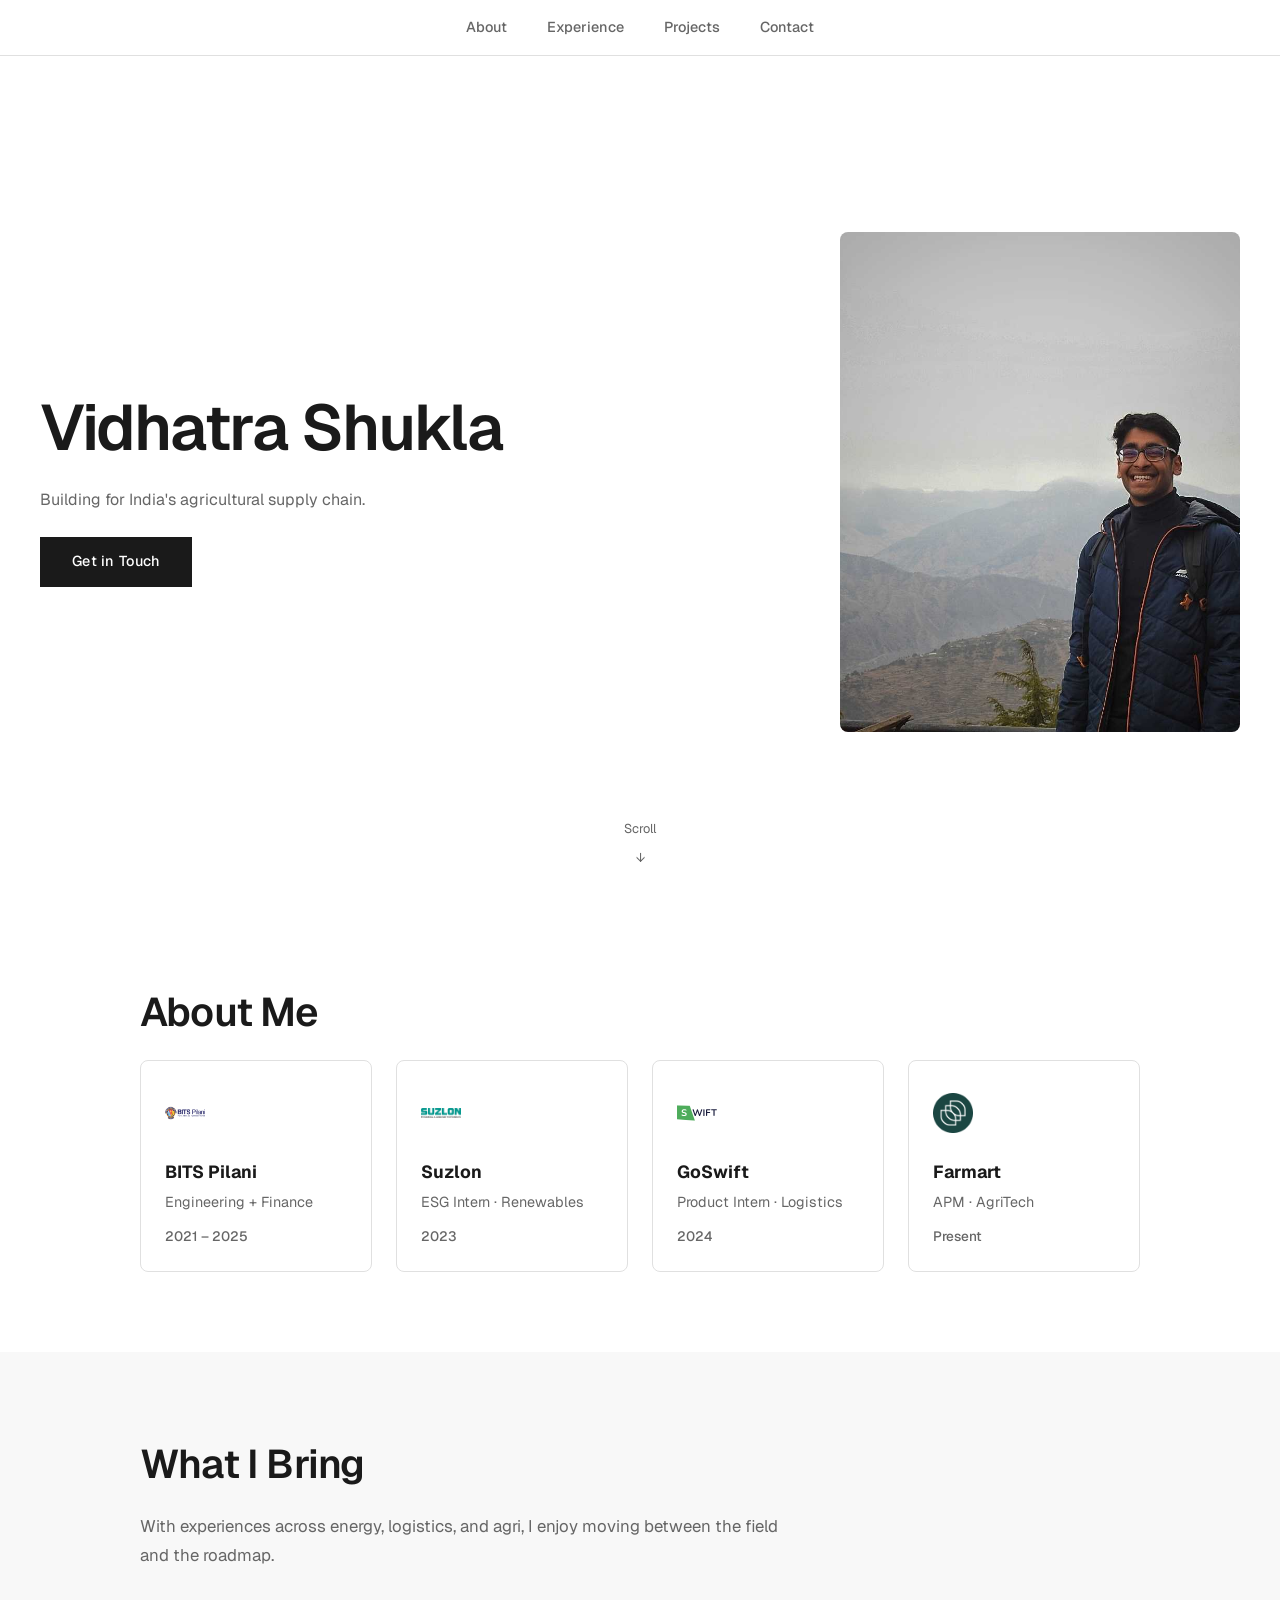
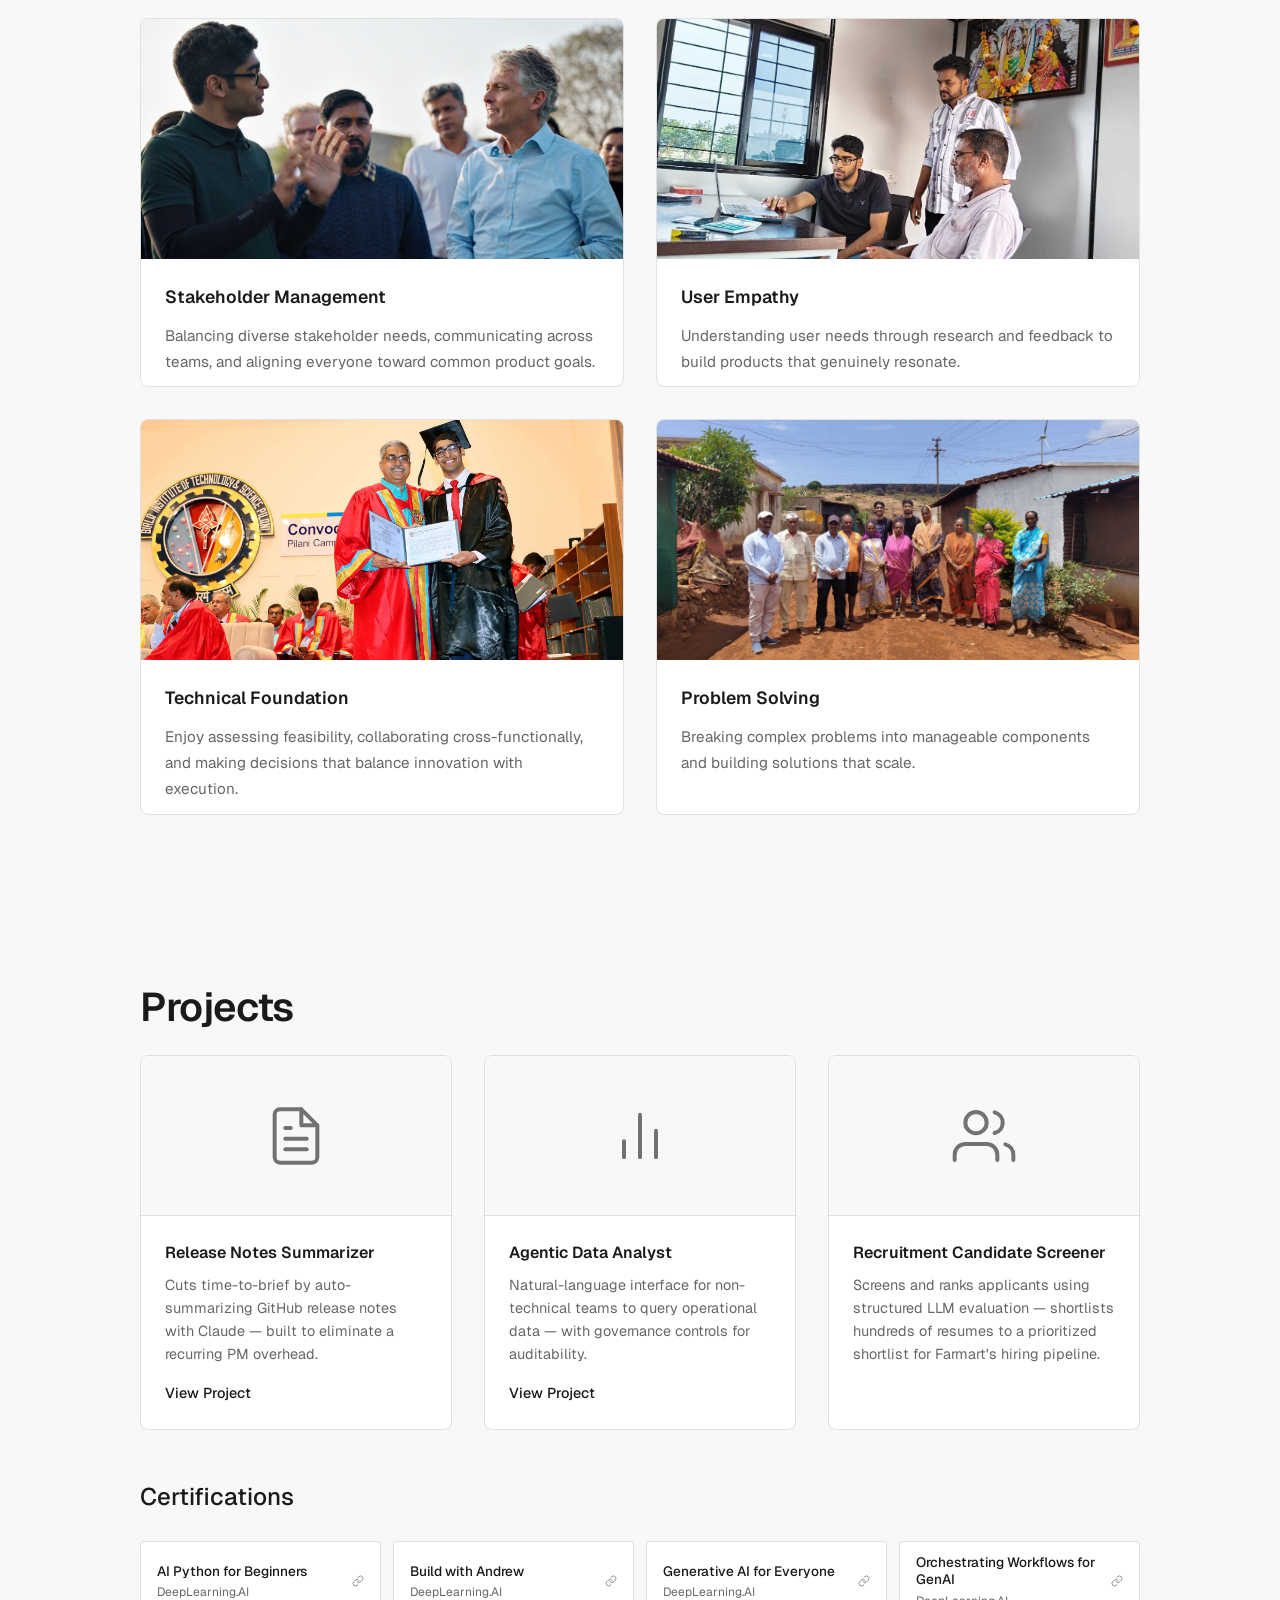
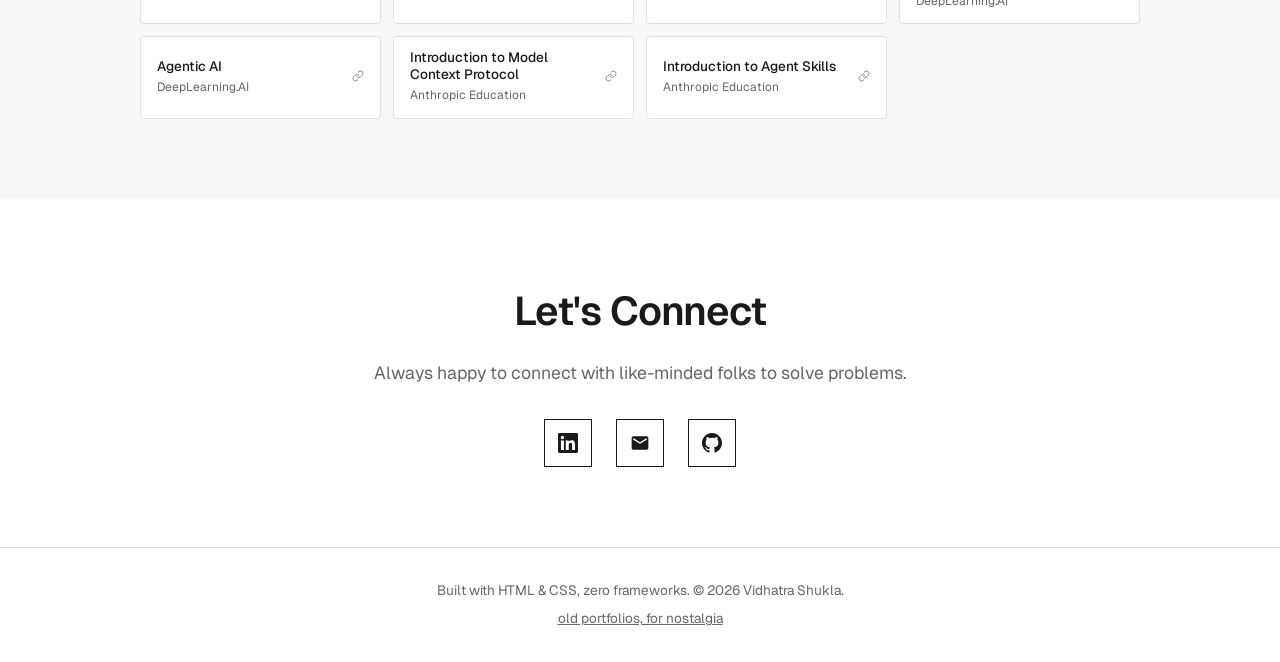
<file: index.html>
<!DOCTYPE html>
<html lang="en">
<head>
    <meta charset="UTF-8">
    <meta name="viewport" content="width=device-width, initial-scale=1.0">
    <title>Vidhatra Shukla</title>
    <meta name="description" content="Vidhatra Shukla — APM at FarMart. Building AI tools for India's agricultural supply chain.">
    <meta property="og:title" content="Vidhatra Shukla">
    <meta property="og:description" content="Building for India's agricultural supply chain.">
    <meta property="og:image" content="assets/images/vidhatra.jpg">
    <meta property="og:type" content="website">
    <link rel="icon" href="data:image/svg+xml,<svg xmlns='http://www.w3.org/2000/svg' viewBox='0 0 100 100'><text y='.9em' font-size='90' font-family='sans-serif'>V</text></svg>">
    <link rel="stylesheet" href="style.css">
    <link rel="preconnect" href="https://fonts.googleapis.com">
    <link rel="preconnect" href="https://fonts.gstatic.com" crossorigin>
    <link href="https://fonts.googleapis.com/css2?family=Geist:wght@300;400;500;600&display=swap" rel="stylesheet">
</head>
<body>
    <nav class="navbar">
        <div class="nav-links">
            <a href="#about">About</a>
            <a href="#experience">Experience</a>
            <a href="#projects">Projects</a>
            <a href="#contact">Contact</a>
        </div>
    </nav>

    <section id="hero" class="hero">
        <div class="hero-content">
            <div class="hero-text">
                <h1>Vidhatra Shukla</h1>
                <p class="tagline-sub">Building for India's agricultural supply chain.</p>
                <a href="#contact" class="cta-button">Get in Touch</a>
            </div>
            <div class="hero-image">
                <img src="assets/images/vidhatra.jpg" alt="Vidhatra Shukla">
            </div>
        </div>
        <div class="scroll-indicator">
            <span>Scroll</span>
            <div class="arrow">↓</div>
        </div>
    </section>

    <section id="about" class="section">
        <div class="container">
            <h2 class="section-title">About Me</h2>
            <div class="about-cards-horizontal">
                <div class="highlight-card">
                    <div class="card-logo">
                        <a href="https://www.bits-pilani.ac.in" target="_blank"><img src="assets/images/logos/bits-pilani.png" alt="BITS Pilani"></a>
                    </div>
                    <h3>BITS Pilani</h3>
                    <span class="card-role">Engineering + Finance</span>
                    <span class="year">2021 – 2025</span>
                </div>
                <div class="highlight-card">
                    <div class="card-logo">
                        <a href="https://www.suzlon.com" target="_blank"><img src="assets/images/logos/suzlon.png" alt="Suzlon"></a>
                    </div>
                    <h3>Suzlon</h3>
                    <span class="card-role">ESG Intern · Renewables</span>
                    <span class="year">2023</span>
                </div>
                <div class="highlight-card">
                    <div class="card-logo">
                        <a href="https://goswift.in" target="_blank"><img src="assets/images/logos/goswift.svg" alt="GoSwift"></a>
                    </div>
                    <h3>GoSwift</h3>
                    <span class="card-role">Product Intern · Logistics</span>
                    <span class="year">2024</span>
                </div>
                <div class="highlight-card">
                    <div class="card-logo">
                        <a href="https://farmart.co" target="_blank"><img src="assets/images/logos/farmart.png" alt="Farmart"></a>
                    </div>
                    <h3>Farmart</h3>
                    <span class="card-role">APM · AgriTech</span>
                    <span class="year">Present</span>
                </div>
            </div>
        </div>
    </section>

    <section id="experience" class="section bg-light">
        <div class="container">
            <h2 class="section-title">What I Bring</h2>
            <p class="section-subtitle">With experiences across energy, logistics, and agri, I enjoy moving between the field and the roadmap.</p>
            <div class="expertise-grid">
                <div class="expertise-card">
                    <div class="expertise-image">
                        <img src="assets/images/stakeholder-management.png" alt="Stakeholder Management" loading="lazy">
                    </div>
                    <h3>Stakeholder Management</h3>
                    <p>Balancing diverse stakeholder needs, communicating across teams, and aligning everyone toward common product goals.</p>
                </div>
                <div class="expertise-card">
                    <div class="expertise-image expertise-image-crop-top">
                        <img src="assets/images/user-empathy.jpg" alt="User Empathy" loading="lazy">
                    </div>
                    <h3>User Empathy</h3>
                    <p>Understanding user needs through research and feedback to build products that genuinely resonate.</p>
                </div>
                <div class="expertise-card">
                    <div class="expertise-image">
                        <img src="assets/images/technical-foundation.jpg" alt="Technical Foundation" loading="lazy">
                    </div>
                    <h3>Technical Foundation</h3>
                    <p>Enjoy assessing feasibility, collaborating cross-functionally, and making decisions that balance innovation with execution.</p>
                </div>
                <div class="expertise-card">
                    <div class="expertise-image expertise-image-crop-top">
                        <img src="assets/images/problem-solving.jpg" alt="Problem Solving" loading="lazy">
                    </div>
                    <h3>Problem Solving</h3>
                    <p>Breaking complex problems into manageable components and building solutions that scale.</p>
                </div>
            </div>
        </div>
    </section>

    <section id="projects" class="section bg-light">
        <div class="container">
            <h2 class="section-title">Projects</h2>
            <div class="projects-grid">
                <div class="project-card">
                    <div class="project-image project-icon-container">
                        <svg class="project-icon" xmlns="http://www.w3.org/2000/svg" viewBox="0 0 24 24" fill="none" stroke="currentColor" stroke-width="1.5" stroke-linecap="round" stroke-linejoin="round">
                            <path d="M14 2H6a2 2 0 0 0-2 2v16a2 2 0 0 0 2 2h12a2 2 0 0 0 2-2V8z"></path>
                            <polyline points="14 2 14 8 20 8"></polyline>
                            <line x1="16" y1="13" x2="8" y2="13"></line>
                            <line x1="16" y1="17" x2="8" y2="17"></line>
                            <line x1="10" y1="9" x2="8" y2="9"></line>
                        </svg>
                    </div>
                    <div class="project-content">
                        <h3>Release Notes Summarizer</h3>
                        <p>Cuts time-to-brief by auto-summarizing GitHub release notes with Claude — built to eliminate a recurring PM overhead.</p>
                        <a href="https://vidhatrashukla.github.io/release-notes-summarizer/" target="_blank" class="project-link">View Project</a>
                    </div>
                </div>
                <div class="project-card">
                    <div class="project-image project-icon-container">
                        <svg class="project-icon" xmlns="http://www.w3.org/2000/svg" viewBox="0 0 24 24" fill="none" stroke="currentColor" stroke-width="1.5" stroke-linecap="round" stroke-linejoin="round">
                            <line x1="18" y1="20" x2="18" y2="10"></line>
                            <line x1="12" y1="20" x2="12" y2="4"></line>
                            <line x1="6" y1="20" x2="6" y2="14"></line>
                        </svg>
                    </div>
                    <div class="project-content">
                        <h3>Agentic Data Analyst</h3>
                        <p>Natural-language interface for non-technical teams to query operational data — with governance controls for auditability.</p>
                        <a href="https://github.com/vidhatrashukla/sc-agent-governance" target="_blank" class="project-link">View Project</a>
                    </div>
                </div>
                <div class="project-card">
                    <div class="project-image project-icon-container">
                        <svg class="project-icon" xmlns="http://www.w3.org/2000/svg" viewBox="0 0 24 24" fill="none" stroke="currentColor" stroke-width="1.5" stroke-linecap="round" stroke-linejoin="round">
                            <path d="M17 21v-2a4 4 0 0 0-4-4H5a4 4 0 0 0-4 4v2"></path>
                            <circle cx="9" cy="7" r="4"></circle>
                            <path d="M23 21v-2a4 4 0 0 0-3-3.87"></path>
                            <path d="M16 3.13a4 4 0 0 1 0 7.75"></path>
                        </svg>
                    </div>
                    <div class="project-content">
                        <h3>Recruitment Candidate Screener</h3>
                        <p>Screens and ranks applicants using structured LLM evaluation — shortlists hundreds of resumes to a prioritized shortlist for Farmart's hiring pipeline.</p>
                    </div>
                </div>
            </div>
            
            <h3 class="subsection-title">Certifications</h3>
            <div class="cert-grid" id="cert-track">
            </div>
        </div>
    </section>

    <section id="contact" class="section">
        <div class="container">
            <h2 class="section-title">Let's Connect</h2>
            <p class="contact-text"> Always happy to connect with like-minded folks to solve problems.</p>
            <div class="contact-links">
                <a href="https://www.linkedin.com/in/vidhatra-shukla/" target="_blank" class="contact-link" aria-label="LinkedIn">
                    <svg xmlns="http://www.w3.org/2000/svg" viewBox="0 0 24 24" fill="currentColor" width="18" height="18">
                        <path d="M20.447 20.452h-3.554v-5.569c0-1.328-.027-3.037-1.852-3.037-1.853 0-2.136 1.445-2.136 2.939v5.667H9.351V9h3.414v1.561h.046c.477-.9 1.637-1.85 3.37-1.85 3.601 0 4.267 2.37 4.267 5.455v6.286zM5.337 7.433a2.062 2.062 0 0 1-2.063-2.065 2.064 2.064 0 1 1 2.063 2.065zm1.782 13.019H3.555V9h3.564v11.452zM22.225 0H1.771C.792 0 0 .774 0 1.729v20.542C0 23.227.792 24 1.771 24h20.451C23.2 24 24 23.227 24 22.271V1.729C24 .774 23.2 0 22.222 0h.003z"/>
                    </svg>
                </a>
                <a href="mailto:shuklavidhatra@gmail.com" class="contact-link" aria-label="Email">
                    <svg xmlns="http://www.w3.org/2000/svg" viewBox="0 0 24 24" fill="currentColor" width="18" height="18">
                        <path d="M20 4H4c-1.1 0-2 .9-2 2v12c0 1.1.9 2 2 2h16c1.1 0 2-.9 2-2V6c0-1.1-.9-2-2-2zm0 4-8 5-8-5V6l8 5 8-5v2z"/>
                    </svg>
                </a>
                <a href="https://github.com/vidhatrashukla" target="_blank" class="contact-link" aria-label="GitHub">
                    <svg xmlns="http://www.w3.org/2000/svg" viewBox="0 0 24 24" fill="currentColor" width="18" height="18">
                        <path d="M12 0C5.374 0 0 5.373 0 12c0 5.302 3.438 9.8 8.207 11.387.599.111.793-.261.793-.577v-2.234c-3.338.726-4.033-1.416-4.033-1.416-.546-1.387-1.333-1.756-1.333-1.756-1.089-.745.083-.729.083-.729 1.205.084 1.839 1.237 1.839 1.237 1.07 1.834 2.807 1.304 3.492.997.107-.775.418-1.305.762-1.604-2.665-.305-5.467-1.334-5.467-5.931 0-1.311.469-2.381 1.236-3.221-.124-.303-.535-1.524.117-3.176 0 0 1.008-.322 3.301 1.23A11.509 11.509 0 0 1 12 5.803c1.02.005 2.047.138 3.006.404 2.291-1.552 3.297-1.23 3.297-1.23.653 1.653.242 2.874.118 3.176.77.84 1.235 1.911 1.235 3.221 0 4.609-2.807 5.624-5.479 5.921.43.372.823 1.102.823 2.222v3.293c0 .319.192.694.801.576C20.566 21.797 24 17.3 24 12c0-6.627-5.373-12-12-12z"/>
                    </svg>
                </a>
            </div>
        </div>
    </section>

    <footer>
        <p>Built with HTML & CSS, zero frameworks. © 2026 Vidhatra Shukla.</p>
        <p><a href="old-portfolios/">old portfolios, for nostalgia</a></p>
    </footer>

    <script>
        const certificates = [
            {
                name: "AI Python for Beginners",
                issuer: "DeepLearning.AI",
                url: "https://learn.deeplearning.ai/certificates/f1d10d24-60fe-483f-9458-3c5ec7ff9267"
            },
            {
                name: "Build with Andrew",
                issuer: "DeepLearning.AI",
                url: "https://learn.deeplearning.ai/certificates/afe0426d-9664-447a-a521-d46106114b89"
            },
            {
                name: "Generative AI for Everyone",
                issuer: "DeepLearning.AI",
                url: "https://learn.deeplearning.ai/courses/generative-ai-for-everyone"
            },
            {
                name: "Orchestrating Workflows for GenAI",
                issuer: "DeepLearning.AI",
                url: "https://learn.deeplearning.ai/courses/orchestrating-workflows-for-genai-applications"
            },
            {
                name: "Agentic AI",
                issuer: "DeepLearning.AI",
                url: "https://learn.deeplearning.ai/certificates/3992ab49-16ca-4ea5-9dc4-3c523a667b26"
            },
            {
                name: "Introduction to Model Context Protocol",
                issuer: "Anthropic Education",
                url: "https://verify.skilljar.com/c/urigvegys472"
            },
            {
                name: "Introduction to Agent Skills",
                issuer: "Anthropic Education",
                url: "https://verify.skilljar.com/c/2gvfymd46y36"
            }
        ];

        document.addEventListener('DOMContentLoaded', function() {
            document.querySelectorAll('a[href^="#"]').forEach(anchor => {
                anchor.addEventListener('click', function (e) {
                    e.preventDefault();
                    document.querySelector(this.getAttribute('href')).scrollIntoView({
                        behavior: 'smooth'
                    });
                });
            });

            const certGrid = document.getElementById('cert-track');
            if (certGrid) {
                certificates.forEach(cert => {
                    const certCard = document.createElement('a');
                    certCard.className = 'cert-card';
                    certCard.href = cert.url;
                    certCard.target = '_blank';
                    certCard.innerHTML = '<div class="cert-text"><h3>' + cert.name + '</h3><p>' + cert.issuer + '</p></div><span class="cert-icon"><svg xmlns="http://www.w3.org/2000/svg" width="12" height="12" viewBox="0 0 24 24" fill="none" stroke="currentColor" stroke-width="2" stroke-linecap="round" stroke-linejoin="round"><path d="M10 13a5 5 0 0 0 7.54.54l3-3a5 5 0 0 0-7.07-7.07l-1.72 1.71"></path><path d="M14 11a5 5 0 0 0-7.54-.54l-3 3a5 5 0 0 0 7.07 7.07l1.71-1.71"></path></svg></span>';
                    certGrid.appendChild(certCard);
                });
            }

            // Scroll-spy: highlight active nav link as user scrolls
            const sections = document.querySelectorAll('section[id]');
            const navLinks = document.querySelectorAll('.nav-links a[href^="#"]');
            const spyObserver = new IntersectionObserver((entries) => {
                entries.forEach(entry => {
                    if (entry.isIntersecting) {
                        const id = entry.target.getAttribute('id');
                        navLinks.forEach(link => {
                            link.classList.toggle('active', link.getAttribute('href') === '#' + id);
                        });
                    }
                });
            }, { rootMargin: '-65px 0px -55% 0px', threshold: 0 });
            sections.forEach(s => spyObserver.observe(s));
        });
    </script>
</body>
</html>
</file>
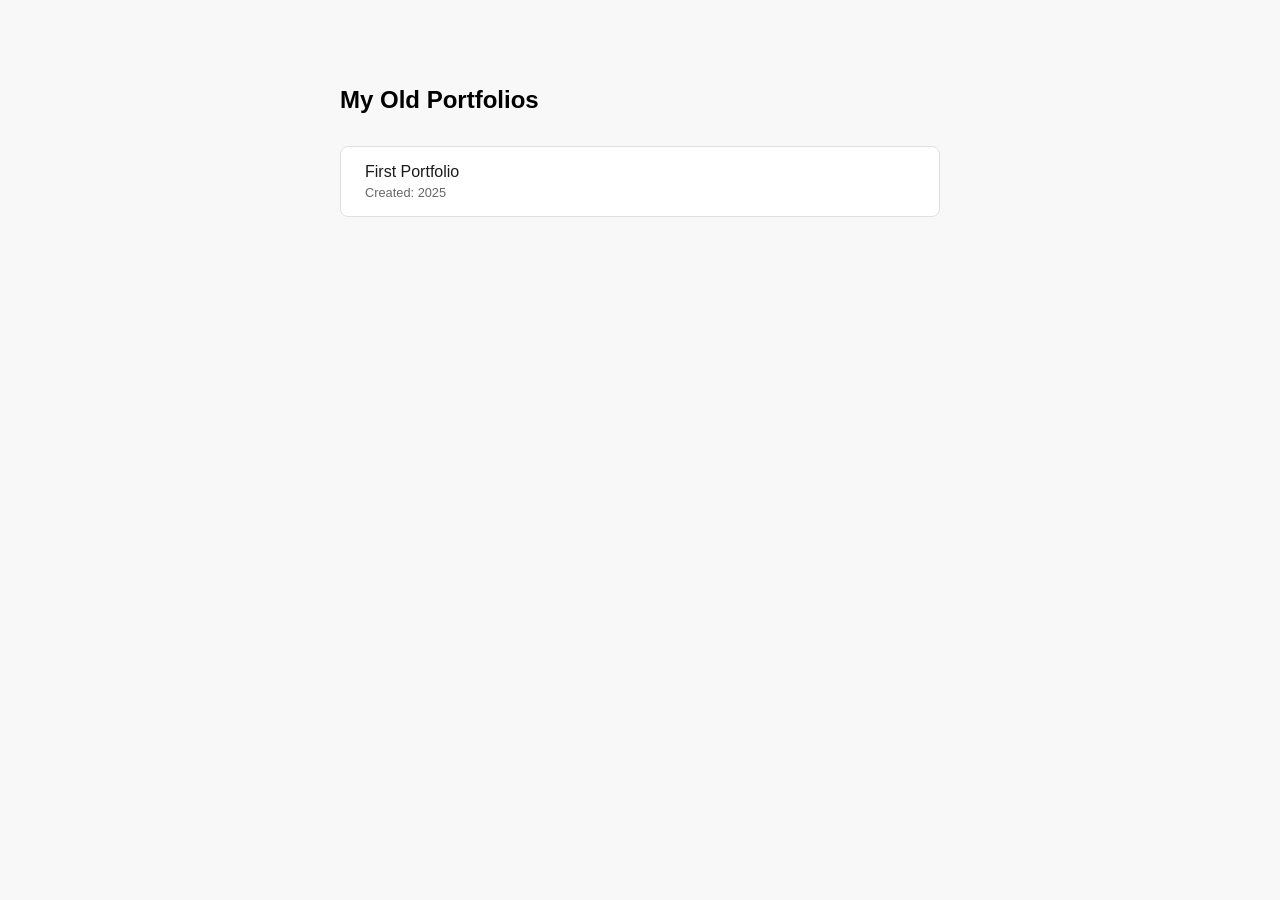
<file: old-portfolios/index.html>
<!DOCTYPE html>
<html lang="en">
<head>
    <meta charset="UTF-8">
    <meta name="viewport" content="width=device-width, initial-scale=1.0">
    <title>Old Portfolios | Vidhatra Shukla</title>
    <style>
        body {
            font-family: 'Inter', -apple-system, BlinkMacSystemFont, sans-serif;
            max-width: 600px;
            margin: 50px auto;
            padding: 20px;
            background: #f8f8f8;
        }
        h1 {
            font-size: 1.5rem;
            margin-bottom: 2rem;
        }
        .portfolio-list {
            list-style: none;
            padding: 0;
        }
        .portfolio-list li {
            margin-bottom: 1rem;
        }
        .portfolio-list a {
            display: block;
            padding: 1rem 1.5rem;
            background: white;
            border: 1px solid #e0e0e0;
            border-radius: 8px;
            text-decoration: none;
            color: #1a1a1a;
            transition: all 0.3s ease;
        }
        .portfolio-list a:hover {
            border-color: #1a1a1a;
            transform: translateY(-2px);
        }
        .portfolio-list .date {
            font-size: 0.8rem;
            color: #666;
            margin-top: 0.25rem;
        }
    </style>
</head>
<body>
    <h1>My Old Portfolios</h1>
    <ul class="portfolio-list">
        <li>
            <a href="first-portfolio/index.html">
                First Portfolio
                <div class="date">Created: 2025</div>
            </a>
        </li>
    </ul>
</body>
</html>
</file>
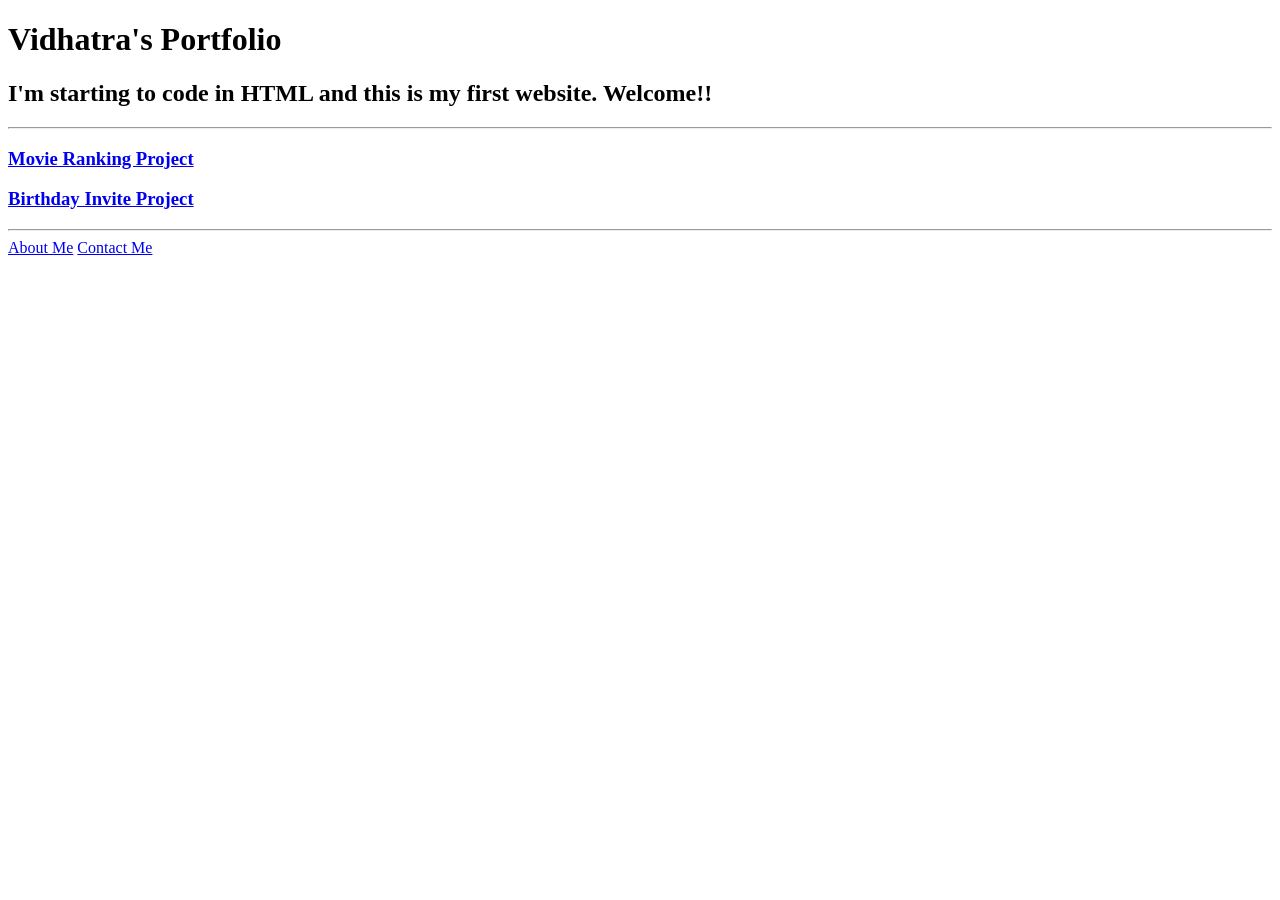
<file: old-portfolios/first-portfolio/index.html>
<!DOCTYPE html>
<html lang="en">
<head>
    <meta charset="UTF-8">
    <title>Vidhatra's Old Portfolio</title>
</head>
<body>
    <h1>Vidhatra's Portfolio</h1>
    <h2>I'm starting to code in HTML and this is my first website. Welcome!!</h2>
    <hr>
    <h3><a href="./public/movie-ranking.html">Movie Ranking Project</a></h3>
    <h3><a href="./public/birthday-invite.html">Birthday Invite Project</a></h3>
    <hr>
    <a href="./public/about.html">About Me</a>
    <a href="./public/contact.html">Contact Me</a>
</body>
</html>
</file>
<file: style.css>
* {
    margin: 0;
    padding: 0;
    box-sizing: border-box;
}

:root {
    --bg-primary: #ffffff;
    --bg-secondary: #f8f8f8;
    --text-primary: #1a1a1a;
    --text-secondary: #666666;
    --accent: #1a1a1a;
    --border: #e0e0e0;
    --font-main: 'Geist', -apple-system, BlinkMacSystemFont, sans-serif;
}

html {
    scroll-behavior: smooth;
}

body {
    font-family: var(--font-main);
    background-color: var(--bg-primary);
    color: var(--text-primary);
    line-height: 1.6;
}

/* Navigation */
.navbar {
    position: fixed;
    top: 0;
    left: 0;
    right: 0;
    background: rgba(255, 255, 255, 0.95);
    backdrop-filter: blur(10px);
    z-index: 1000;
    padding: 1rem 2rem;
    border-bottom: 1px solid var(--border);
}

.nav-links {
    display: flex;
    justify-content: center;
    gap: 2.5rem;
}

.nav-links a {
    text-decoration: none;
    color: var(--text-secondary);
    font-size: 0.9rem;
    font-weight: 500;
    transition: color 0.3s ease;
}

.nav-links a:hover {
    color: var(--text-primary);
}

.nav-links a.active {
    color: var(--text-primary);
    font-weight: 600;
}

/* Hero Section */
.hero {
    min-height: 100vh;
    display: flex;
    flex-direction: column;
    justify-content: center;
    padding: 6rem 2rem 2rem;
    position: relative;
}

.hero-content {
    max-width: 1200px;
    margin: 0 auto;
    display: flex;
    align-items: center;
    justify-content: space-between;
    gap: 4rem;
    width: 100%;
}

.hero-text {
    flex: 1;
}

.hero-text h1 {
    font-size: 4rem;
    font-weight: 600;
    letter-spacing: -0.02em;
    margin-bottom: 0.5rem;
}

.tagline {
    font-size: 1.5rem;
    color: var(--text-secondary);
    font-weight: 400;
    margin-bottom: 0.25rem;
}

.tagline-sub {
    font-size: 1rem;
    color: var(--text-secondary);
    margin-bottom: 1.5rem;
}

.cta-button {
    display: inline-block;
    padding: 0.85rem 2rem;
    background: var(--text-primary);
    color: var(--bg-primary);
    text-decoration: none;
    font-weight: 500;
    font-size: 0.9rem;
    letter-spacing: 0.02em;
    transition: background 0.2s ease, transform 0.2s ease;
}

.cta-button:hover {
    background: #333;
    transform: translateY(-2px);
}

.cta-button:focus-visible {
    outline: 2px solid var(--text-primary);
    outline-offset: 3px;
}

.hero-image {
    flex: 0 0 400px;
    display: flex;
    justify-content: center;
}

.hero-image img {
    width: 100%;
    height: 500px;
    object-fit: cover;
    object-position: center;
    border-radius: 8px;
}

.scroll-indicator {
    position: absolute;
    bottom: 2rem;
    left: 50%;
    transform: translateX(-50%);
    display: flex;
    flex-direction: column;
    align-items: center;
    gap: 0.5rem;
    color: var(--text-secondary);
    font-size: 0.8rem;
}

.arrow {
    animation: bounce 2s infinite;
}

@keyframes bounce {
    0%, 20%, 50%, 80%, 100% { transform: translateY(0); }
    40% { transform: translateY(10px); }
    60% { transform: translateY(5px); }
}

/* Sections */
.section {
    padding: 5rem 2rem;
    scroll-margin-top: 65px;
}

.container {
    max-width: 1000px;
    margin: 0 auto;
}

.bg-light {
    background-color: var(--bg-secondary);
}

.section-title {
    font-size: 2.5rem;
    font-weight: 600;
    margin-bottom: 1rem;
    letter-spacing: -0.02em;
}

.section-subtitle {
    font-size: 1.05rem;
    color: var(--text-secondary);
    margin-bottom: 3rem;
    max-width: 60ch;
    line-height: 1.7;
}

/* About Section */
.about-cards-horizontal {
    display: grid;
    grid-template-columns: repeat(4, 1fr);
    gap: 1.5rem;
}

.about-cards-horizontal .highlight-card {
    padding: 1.5rem;
    padding-top: 2rem;
    display: flex;
    flex-direction: column;
    gap: 0.35rem;
    position: static;
    overflow: visible;
}

.card-logo {
    margin-bottom: 0.75rem;
}

.card-logo a {
    display: inline-block;
}

.card-logo img {
    display: block;
    width: 40px;
    height: 40px;
    object-fit: contain;
}

.highlight-card {
    background: var(--bg-primary);
    padding: 2rem;
    border: 1px solid var(--border);
    border-radius: 8px;
    position: relative;
    transition: border-color 0.2s ease;
}

.highlight-card:hover {
    border-color: #bbb;
}

.highlight-card h3 {
    font-size: 1.1rem;
    margin-bottom: 0;
}

.highlight-card p {
    color: var(--text-secondary);
    font-size: 0.9rem;
    margin-bottom: 0;
}

.highlight-card .year {
    font-size: 0.85rem;
    color: var(--text-secondary);
    font-weight: 500;
}

.highlight-card .card-role {
    display: block;
    font-size: 0.9rem;
    color: var(--text-secondary);
    margin-bottom: 0.5rem;
    line-height: 1.4;
}

/* Certifications - Static Grid */
.cert-grid {
    display: grid;
    grid-template-columns: repeat(auto-fill, minmax(200px, 1fr));
    gap: 0.75rem;
}

.cert-card {
    background: var(--bg-primary);
    padding: 0.75rem 1rem;
    border: 1px solid var(--border);
    border-radius: 4px;
    transition: all 0.2s ease;
    text-decoration: none;
    color: var(--text-primary);
    display: flex;
    align-items: center;
    justify-content: space-between;
    gap: 0.5rem;
    cursor: pointer;
}

.cert-card:hover {
    border-color: var(--text-primary);
    background: var(--text-primary);
    color: var(--bg-primary);
}

.cert-card h3 {
    font-size: 0.85rem;
    font-weight: 500;
    margin: 0;
    line-height: 1.3;
}

.cert-card p {
    font-size: 0.75rem;
    color: var(--text-secondary);
    margin: 0.15rem 0 0;
}

.cert-card:hover p {
    color: var(--bg-primary);
    opacity: 0.75;
}

.cert-icon {
    flex-shrink: 0;
    opacity: 0.5;
}

.cert-card:hover .cert-icon {
    opacity: 0.9;
}

.cert-text {
    display: flex;
    flex-direction: column;
    min-width: 0;
}

.subsection-title {
    font-size: 1.5rem;
    font-weight: 500;
    margin-top: 3rem;
    margin-bottom: 1.5rem;
    color: var(--text-primary);
}

/* Expertise */
.expertise-grid {
    display: grid;
    grid-template-columns: repeat(2, 1fr);
    gap: 2rem;
}

.expertise-card {
    padding: 0;
    border: 1px solid var(--border);
    overflow: hidden;
    border-radius: 8px;
    background: var(--bg-primary);
}

.expertise-image {
    width: 100%;
    overflow: hidden;
    background: var(--bg-secondary);
}

.expertise-image-crop-top {
    position: relative;
    overflow: hidden;
}

.expertise-image-crop-top img {
    margin-top: 0;
}

.expertise-image img {
    width: 100%;
    height: auto;
    max-height: 240px;
    object-fit: cover;
    display: block;
}

.expertise-card h3 {
    font-size: 1.1rem;
    font-weight: 600;
    margin-bottom: 0.75rem;
    padding: 1.5rem 1.5rem 0;
}

.expertise-card p {
    color: var(--text-secondary);
    font-size: 0.95rem;
    line-height: 1.7;
    padding: 0 1.5rem 0.75rem;
}

.expertise-evidence {
    display: block;
    font-size: 0.8rem;
    color: var(--text-secondary);
    opacity: 0.7;
    padding: 0 1.5rem 1.5rem;
    font-style: italic;
    line-height: 1.5;
}

/* Projects */
.projects-grid {
    display: grid;
    grid-template-columns: repeat(3, 1fr);
    gap: 2rem;
}

.project-card {
    background: var(--bg-primary);
    border-radius: 8px;
    overflow: hidden;
    border: 1px solid var(--border);
    transition: all 0.3s ease;
}

.project-card:hover {
    transform: translateY(-3px);
    box-shadow: 0 8px 24px rgba(0, 0, 0, 0.08);
    border-color: #bbb;
}

.project-image img {
    width: 100%;
    height: 200px;
    object-fit: cover;
}

.project-icon-container {
    display: flex;
    align-items: center;
    justify-content: center;
    height: 160px;
    background: var(--bg-secondary);
    border-bottom: 1px solid var(--border);
}

.project-icon {
    width: 64px;
    height: 64px;
    color: var(--text-primary);
    opacity: 0.6;
}

.project-content {
    padding: 1.5rem;
}

.project-content h3 {
    font-size: 1rem;
    font-weight: 600;
    margin-bottom: 0.5rem;
}

.project-content p {
    font-size: 0.9rem;
    color: var(--text-secondary);
}

.project-link {
    display: inline-block;
    margin-top: 1rem;
    color: var(--text-primary);
    text-decoration: none;
    font-weight: 500;
    font-size: 0.9rem;
    transition: color 0.3s ease;
}

.project-link:hover {
    color: var(--text-secondary);
}

/* Contact */
#contact .container {
    text-align: center;
}

#contact .section-title {
    text-align: center;
}

.contact-text {
    font-size: 1.1rem;
    color: var(--text-secondary);
    margin-bottom: 2rem;
    max-width: 48ch;
    margin-left: auto;
    margin-right: auto;
}

.contact-links {
    display: flex;
    justify-content: center;
    gap: 1.5rem;
}

.contact-link {
    display: flex;
    align-items: center;
    justify-content: center;
    width: 48px;
    height: 48px;
    text-decoration: none;
    color: var(--text-primary);
    border: 1px solid var(--text-primary);
    font-weight: 600;
    font-size: 1.1rem;
    transition: background 0.2s ease, color 0.2s ease;
}

.contact-link svg {
    width: 20px;
    height: 20px;
}

.contact-link:hover {
    background: var(--text-primary);
    color: var(--bg-primary);
}

.contact-link:focus-visible {
    outline: 2px solid var(--text-primary);
    outline-offset: 3px;
}

/* Footer */
footer {
    padding: 2rem;
    text-align: center;
    border-top: 1px solid var(--border);
    color: var(--text-secondary);
    font-size: 0.85rem;
    display: flex;
    flex-direction: column;
    gap: 0.4rem;
}

footer a {
    color: var(--text-secondary);
    text-decoration: underline;
}

footer a:hover {
    color: var(--text-primary);
}

/* Responsive */
@media (max-width: 900px) {
    .hero-content {
        flex-direction: column;
        text-align: center;
        gap: 2rem;
    }

    .hero-text h1 {
        font-size: 2.5rem;
    }

    .hero-image {
        flex: 0 0 auto;
    }

    .hero-image img {
        height: 350px;
        width: 280px;
    }

    .about-cards-horizontal {
        grid-template-columns: repeat(2, 1fr);
    }

    .expertise-grid {
        grid-template-columns: 1fr;
    }

    .projects-grid {
        grid-template-columns: 1fr;
    }

    .nav-links {
        gap: 1.5rem;
    }

    .nav-links a {
        font-size: 0.8rem;
        padding: 0.5rem 0.25rem;
    }
}

/* Focus & Accessibility */
:focus-visible {
    outline: 2px solid var(--text-primary);
    outline-offset: 3px;
}

.nav-links a:focus-visible {
    outline: 2px solid var(--text-primary);
    outline-offset: 3px;
    border-radius: 2px;
}

/* Reduced motion */
@media (prefers-reduced-motion: reduce) {
    *, *::before, *::after {
        animation-duration: 0.01ms !important;
        transition-duration: 0.01ms !important;
    }
}
</file>
